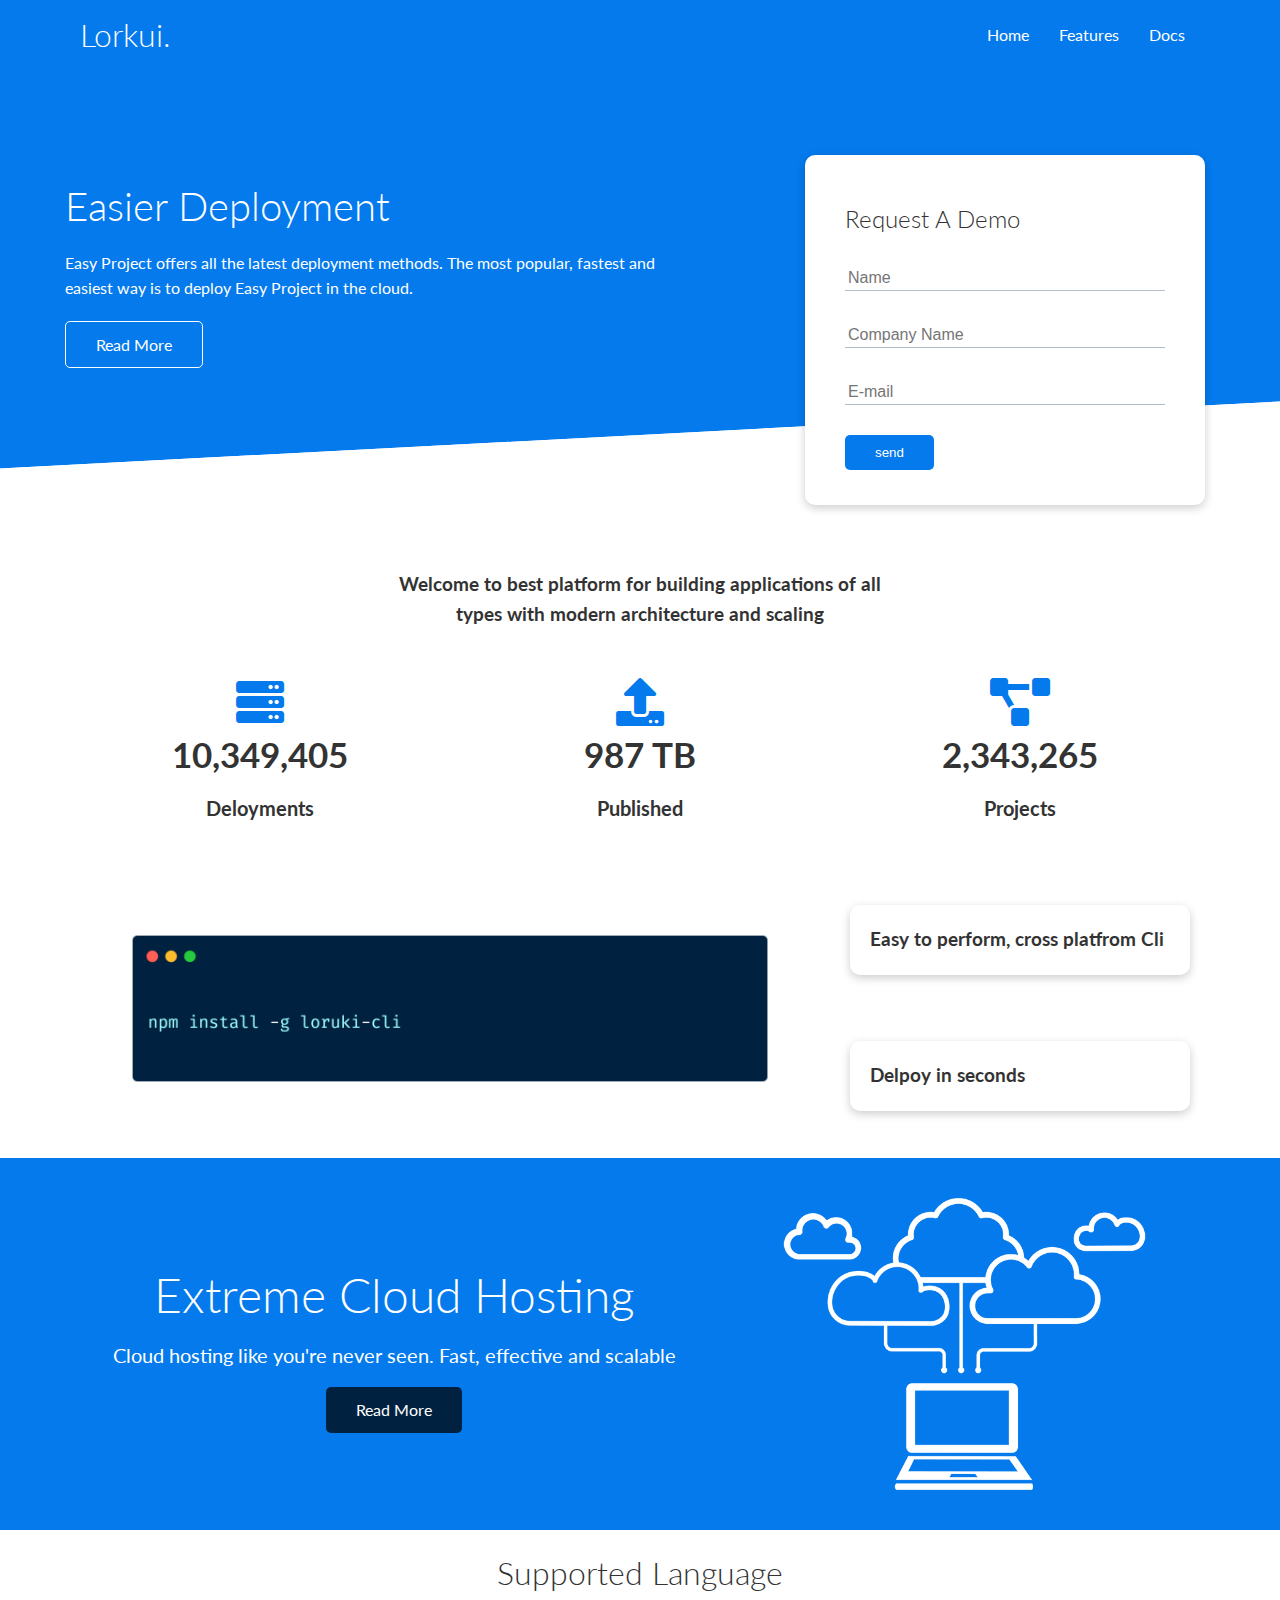
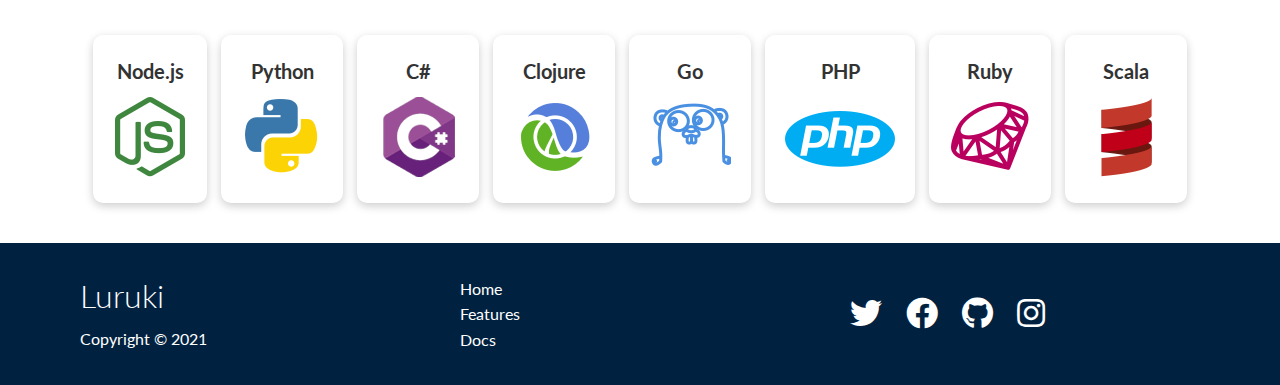
<file: index.html>
<!DOCTYPE html>
<html lang="en">

<head>
    <meta charset="UTF-8">
    <meta http-equiv="X-UA-Compatible" content="IE=edge">
    <meta name="viewport" content="width=device-width, initial-scale=1.0">
    <link rel="stylesheet" href="https://cdnjs.cloudflare.com/ajax/libs/font-awesome/5.15.4/css/all.min.css"
        integrity="sha512-1ycn6IcaQQ40/MKBW2W4Rhis/DbILU74C1vSrLJxCq57o941Ym01SwNsOMqvEBFlcgUa6xLiPY/NS5R+E6ztJQ=="
        crossorigin="anonymous" referrerpolicy="no-referrer" />
    <link rel="stylesheet" href="CSS/utilities.css">
    <link rel="stylesheet" href="CSS/style.css">
    <title>Lorkui | Cloud Hosting For Hosting</title>
</head>

<body>
    <!-- Navbar -->
    <div class="navbar">
        <div class="container flex">
            <h1 class="logo">Lorkui.</h1>
            <nav>
                <ul>
                    <li><a href="index.html">Home</a></li>
                    <li><a href="features.html">Features</a></li>
                    <li><a href="docs.html">Docs</a></li>
                </ul>
            </nav>
        </div>
    </div>

    <!-- Showcase -->

    <section class="showcase">
        <div class="container grid">
            <div class="showcase-text">
                <h1>Easier Deployment</h1>
                <p>Easy Project offers all the latest deployment methods. The most popular, fastest and easiest way is
                    to deploy Easy Project in the cloud.</p>
                <a href="features.html" class="btn btn-outline">Read More</a>
            </div>
            <div class="showcase-form card">
                <h2>Request A Demo</h2>
                <form>
                    <div class="form-control">
                        <input type="text" name="name" placeholder="Name" required>
                    </div>
                    <div class="form-control">
                        <input type="text" name="company" placeholder="Company Name" required>
                    </div>
                    <div class="form-control">
                        <input type="email" name="email" placeholder="E-mail" required>
                    </div>
                    <input type="submit" value="send" class="btn btn-primary">
                </form>
            </div>
        </div>
    </section>

    <!-- Stats -->

    <section class="stats">
        <div class="container">
            <h3 class="stat-heading text-center my-1">
                Welcome to best platform for building applications of all types with modern architecture and scaling
            </h3>
            <div class="grid grid-3 text-center my-4">
                <div>
                    <i class="fas fa-server fa-3x"></i>
                    <h3>10,349,405</h3>
                    <p class="text-secondary">Deloyments</p>
                </div>
                <div>
                    <i class="fas fa-upload fa-3x"></i>
                    <h3>987 TB</h3>
                    <p class="text-secondary">Published</p>
                </div>
                <div>
                    <i class="fas fa-project-diagram fa-3x"></i>
                    <h3>2,343,265</h3>
                    <p class="text-secondary">Projects</p>
                </div>
            </div>
        </div>
    </section>

    <!-- Cli -->

    <section class="cli">
        <div class="container grid">
            <img src="images/cli.png" alt="Cli">
            <div class="card">
                <h3>Easy to perform, cross platfrom Cli</h3>
            </div>
            <div class="card">
                <h3>Delpoy in seconds</h3>
            </div>
        </div>
    </section>

    <!-- Cloud -->

    <section class="cloud bg-primary my-2 py-2">
        <div class="container grid">
            <div class="text-center">
                <h2 class="lg">Extreme Cloud Hosting</h2>
                <p class="lead my-1">Cloud hosting like you're never seen. Fast, effective and scalable</p>
                <a href="feature.html" class="btn btn-dark">Read More</a>
            </div>
            <img src="images/cloud.png" alt="cloud">
        </div>
    </section>

    <!-- Languages -->

    <section class="lang">
        <h2 class="md text-center my-2">
            Supported Language
        </h2>
        <div class="container flex">
            <div class="card">
                <h4>Node.js</h4>
                <img src="images/Logos/node.png" alt="node">
            </div>
            <div class="card">
                <h4>Python</h4>
                <img src="images/Logos/python.png" alt="node">
            </div>
            <div class="card">
                <h4>C#</h4>
                <img src="images/Logos/csharp.png" alt="node">
            </div>
            <div class="card">
                <h4>Clojure</h4>
                <img src="images/Logos/clojure.png" alt="node">
            </div>
            <div class="card">
                <h4>Go</h4>
                <img src="images/Logos/go.png" alt="node">
            </div>
            <div class="card">
                <h4>PHP</h4>
                <img src="images/Logos/php.png" alt="node">
            </div>
            <div class="card">
                <h4>Ruby</h4>
                <img src="images/Logos/ruby.png" alt="node">
            </div>
            <div class="card">
                <h4>Scala</h4>
                <img src="images/Logos/scala.png" alt="node">
            </div>
        </div>
    </section>

    <!-- footer -->

    <footer class="footer bg-dark py-2">
        <div class="container grid grid-3">
            <div>
                <h1>Luruki</h1>
                <p>Copyright &copy; 2021</p>
            </div>
            <nav>
                <ul>
                    <li><a href="index.html">Home</a></li>
                    <li><a href="features.html">Features</a></li>
                    <li><a href="docs.html">Docs</a></li>
                </ul>
            </nav>
            <div class="scoial">
                <a href=""><i class="fab fa-twitter fa-2x"></i></a>
                <a href=""><i class="fab fa-facebook fa-2x"></i></a>
                <a href=""><i class="fab fa-github fa-2x"></i></a>
                <a href=""><i class="fab fa-instagram fa-2x"></i></a>
            </div>
        </div>
    </footer>

</body>

</html>
</file>
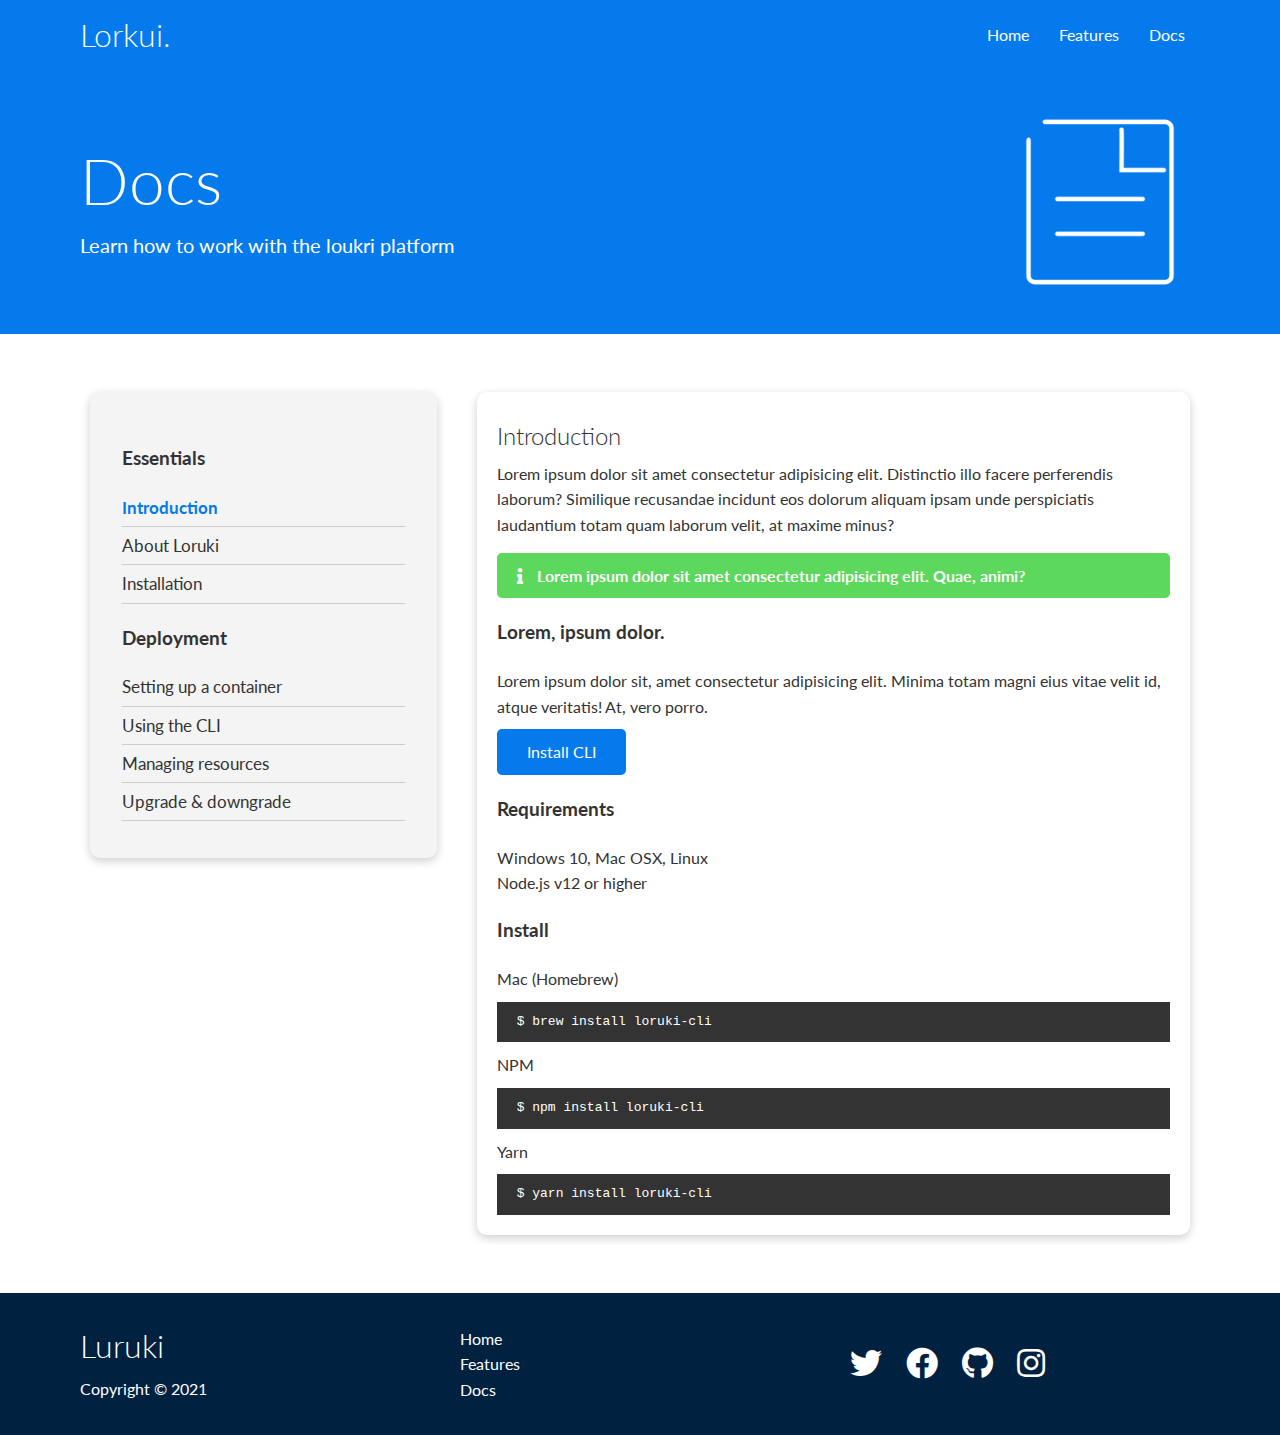
<file: docs.html>
<!DOCTYPE html>
<html lang="en">

<head>
    <meta charset="UTF-8">
    <meta http-equiv="X-UA-Compatible" content="IE=edge">
    <meta name="viewport" content="width=device-width, initial-scale=1.0">
    <link rel="stylesheet" href="https://cdnjs.cloudflare.com/ajax/libs/font-awesome/5.15.4/css/all.min.css"
        integrity="sha512-1ycn6IcaQQ40/MKBW2W4Rhis/DbILU74C1vSrLJxCq57o941Ym01SwNsOMqvEBFlcgUa6xLiPY/NS5R+E6ztJQ=="
        crossorigin="anonymous" referrerpolicy="no-referrer" />
    <link rel="stylesheet" href="CSS/utilities.css">
    <link rel="stylesheet" href="CSS/style.css">
    <title>Lorkui | Cloud Hosting For Hosting</title>
</head>

<body>
    <!-- Navbar -->
    <div class="navbar">
        <div class="container flex">
            <h1 class="logo">Lorkui.</h1>
            <nav>
                <ul>
                    <li><a href="index.html">Home</a></li>
                    <li><a href="features.html">Features</a></li>
                    <li><a href="docs.html">Docs</a></li>
                </ul>
            </nav>
        </div>
    </div>

    <!-- Head -->

    <section class="docs-head bg-primary py-3">
        <div class="container grid">
            <div>
                <h1 class="xl">Docs</h1>
                <p class="lead">Learn how to work with the loukri platform</p>
            </div>
            <img src="images/docs.png" alt="server">
        </div>
    </section>

    <!-- Docs-main -->

    <section class="docs-main my-4">
        <div class="container grid">
            <div class="card bg-light p-3">
                <h3 class="my-2">Essentials</h3>
                <nav>
                    <ul>
                        <li><a class="text-primary" href="#">Introduction</a></li>
                        <li><a href="#">About Loruki</a></li>
                        <li><a href="#">Installation</a></li>
                    </ul>
                </nav>

                <h3 class="my-2">Deployment</h3>
                <nav>
                    <ul>
                        <li><a href="#">Setting up a container</a></li>
                        <li><a href="#">Using the CLI</a></li>
                        <li><a href="#">Managing resources</a></li>
                        <li><a href="#">Upgrade & downgrade</a></li>
                    </ul>
                </nav>
            </div>
            <div class="card">
                <h2>Introduction</h2>
                <p>Lorem ipsum dolor sit amet consectetur adipisicing elit. Distinctio illo facere perferendis laborum?
                    Similique recusandae incidunt eos dolorum aliquam ipsam unde perspiciatis laudantium totam quam
                    laborum velit, at maxime minus?</p>

                <div class="alert alert-success">
                    <i class="fas fa-info"></i> Lorem ipsum dolor sit amet consectetur adipisicing elit. Quae, animi?
                </div>

                <h3>Lorem, ipsum dolor.</h3>
                <p>Lorem ipsum dolor sit, amet consectetur adipisicing elit. Minima totam magni eius vitae velit id,
                    atque veritatis! At, vero porro.</p>
                <a href="#" class="btn btn-primary">Install CLI</a>

                <h3>Requirements</h3>
                <ul>
                    <li>Windows 10, Mac OSX, Linux</li>
                    <li>Node.js v12 or higher</li>
                </ul>

                <h3>Install</h3>
                <p>Mac (Homebrew)</p>
                <pre><code>$ brew install loruki-cli</code></pre>
                <p>NPM</p>
                <pre><code>$ npm install loruki-cli</code></pre>
                <p>Yarn</p>
                <pre><code>$ yarn install loruki-cli</code></pre>
            </div>
    </section>

    <!-- footer -->

    <footer class="footer bg-dark py-2">
        <div class="container grid grid-3">
            <div>
                <h1>Luruki</h1>
                <p>Copyright &copy; 2021</p>
            </div>
            <nav>
                <ul>
                    <li><a href="index.html">Home</a></li>
                    <li><a href="features.html">Features</a></li>
                    <li><a href="docs.html">Docs</a></li>
                </ul>
            </nav>
            <div class="scoial">
                <a href=""><i class="fab fa-twitter fa-2x"></i></a>
                <a href=""><i class="fab fa-facebook fa-2x"></i></a>
                <a href=""><i class="fab fa-github fa-2x"></i></a>
                <a href=""><i class="fab fa-instagram fa-2x"></i></a>
            </div>
        </div>
    </footer>

</body>

</html>
</file>
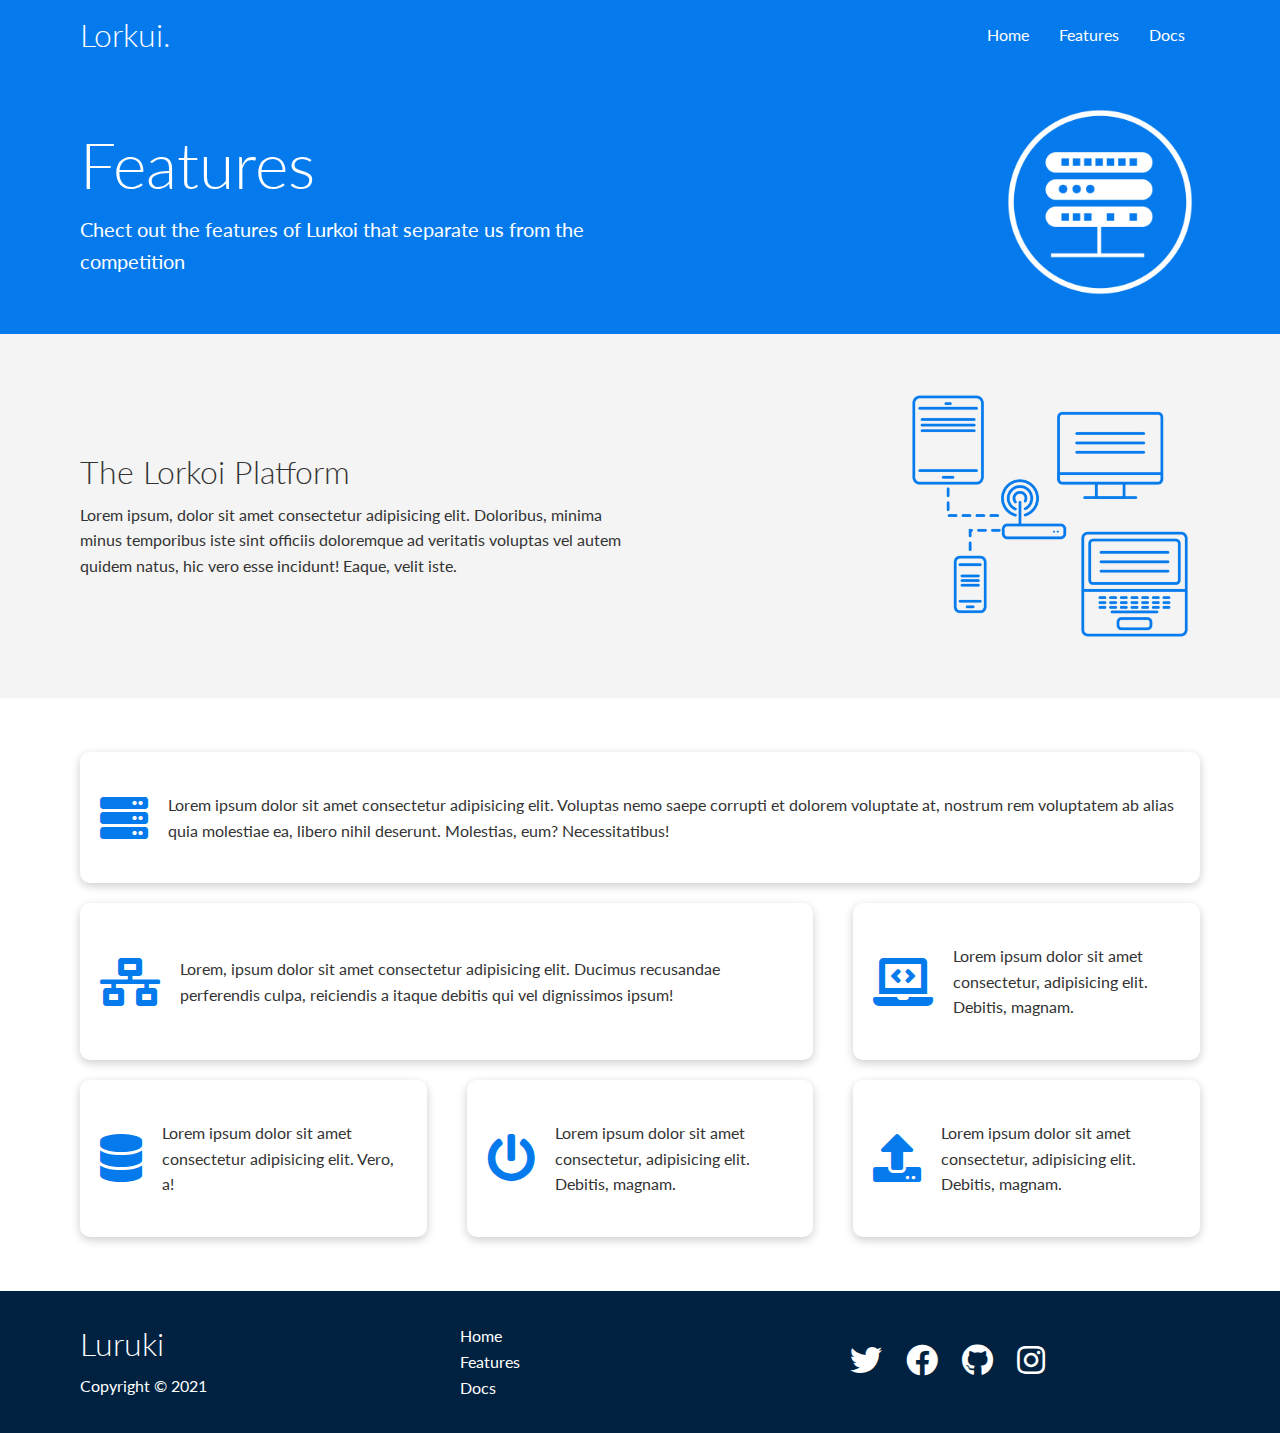
<file: features.html>
<!DOCTYPE html>
<html lang="en">

<head>
    <meta charset="UTF-8">
    <meta http-equiv="X-UA-Compatible" content="IE=edge">
    <meta name="viewport" content="width=device-width, initial-scale=1.0">
    <link rel="stylesheet" href="https://cdnjs.cloudflare.com/ajax/libs/font-awesome/5.15.4/css/all.min.css"
        integrity="sha512-1ycn6IcaQQ40/MKBW2W4Rhis/DbILU74C1vSrLJxCq57o941Ym01SwNsOMqvEBFlcgUa6xLiPY/NS5R+E6ztJQ=="
        crossorigin="anonymous" referrerpolicy="no-referrer" />
    <link rel="stylesheet" href="CSS/utilities.css">
    <link rel="stylesheet" href="CSS/style.css">
    <title>Lorkui | Cloud Hosting For Hosting</title>
</head>

<body>
    <!-- Navbar -->
    <div class="navbar">
        <div class="container flex">
            <h1 class="logo">Lorkui.</h1>
            <nav>
                <ul>
                    <li><a href="index.html">Home</a></li>
                    <li><a href="features.html">Features</a></li>
                    <li><a href="docs.html">Docs</a></li>
                </ul>
            </nav>
        </div>
    </div>

    <!-- Head -->

    <section class="features-head bg-primary py-3">
        <div class="container grid">
            <div>
                <h1 class="xl">Features</h1>
                <p class="lead">Chect out the features of Lurkoi that separate us from the competition</p>
            </div>
            <img src="images/server.png" alt="server">
        </div>
    </section>

    <!-- sub-head -->

    <div class="features-sub-head bg-light py-3">
        <div class="container grid">
            <div>
                <h1 class="md">The Lorkoi Platform</h1>
                <p>Lorem ipsum, dolor sit amet consectetur adipisicing elit. Doloribus, minima minus
                    temporibus iste sint officiis doloremque ad veritatis voluptas vel autem quidem natus, hic vero esse
                    incidunt! Eaque, velit iste.</p>
            </div>
            <img src="images/server2.png" alt="server">
        </div>
    </div>

    <!-- main -->

    <section class="features-main my-2">
        <div class="container grid grid-3">
            <div class="card flex">
                <i class="fas fa-server fa-3x"></i>
                <p>Lorem ipsum dolor sit amet consectetur adipisicing elit. Voluptas nemo saepe corrupti et dolorem
                    voluptate at, nostrum rem voluptatem ab alias quia molestiae ea, libero nihil deserunt. Molestias,
                    eum? Necessitatibus!</p>
            </div>
            <div class="card flex">
                <i class="fas fa-network-wired fa-3x"></i>
                <p>
                    Lorem, ipsum dolor sit amet consectetur adipisicing elit. Ducimus
                    recusandae perferendis culpa, reiciendis a itaque debitis qui vel
                    dignissimos ipsum!
                </p>
            </div>
            <div class="card flex">
                <i class="fas fa-laptop-code fa-3x"></i>
                <p>
                    Lorem ipsum dolor sit amet consectetur, adipisicing elit. Debitis,
                    magnam.
                </p>
            </div>
            <div class="card flex">
                <i class="fas fa-database fa-3x"></i>
                <p>
                    Lorem ipsum dolor sit amet consectetur adipisicing elit. Vero, a!
                </p>
            </div>
            <div class="card flex">
                <i class="fas fa-power-off fa-3x"></i>
                <p>
                    Lorem ipsum dolor sit amet consectetur, adipisicing elit. Debitis,
                    magnam.
                </p>
            </div>
            <div class="card flex">
                <i class="fas fa-upload fa-3x"></i>
                <p>
                    Lorem ipsum dolor sit amet consectetur, adipisicing elit. Debitis,
                    magnam.
                </p>
            </div>
        </div>
    </section>

    <!-- footer -->

    <footer class="footer bg-dark py-2">
        <div class="container grid grid-3">
            <div>
                <h1>Luruki</h1>
                <p>Copyright &copy; 2021</p>
            </div>
            <nav>
                <ul>
                    <li><a href="index.html">Home</a></li>
                    <li><a href="features.html">Features</a></li>
                    <li><a href="docs.html">Docs</a></li>
                </ul>
            </nav>
            <div class="scoial">
                <a href=""><i class="fab fa-twitter fa-2x"></i></a>
                <a href=""><i class="fab fa-facebook fa-2x"></i></a>
                <a href=""><i class="fab fa-github fa-2x"></i></a>
                <a href=""><i class="fab fa-instagram fa-2x"></i></a>
            </div>
        </div>
    </footer>

</body>

</html>
</file>
<file: CSS/utilities.css>
.container {
  max-width: 1200px;
  margin: 0 auto;
  overflow: auto;
  padding: 0 40px;
}

.card {
  background-color: #fff;
  color: #333;
  border-radius: 10px;
  -webkit-border-radius: 10px;
  -moz-border-radius: 10px;
  -ms-border-radius: 10px;
  -o-border-radius: 10px;
  box-shadow: 0 3px 10px rgba(0, 0, 0, 0.2);
  padding: 20px;
  margin: 10px;
}

.alert {
  background-color: var(--light-color);
  padding: 10px 20px;
  font-weight: bold;
  margin: 15px 0;
  border-radius: 5px;
  -webkit-border-radius: 5px;
  -moz-border-radius: 5px;
  -ms-border-radius: 5px;
  -o-border-radius: 5px;
}

.alert i {
  margin-right: 10px;
}

.alert-success {
  background-color: var(--success-color);
  color: #fff;
}

.flex {
  display: flex;
  justify-content: center;
  align-items: center;
  height: 100%;
  flex-direction: row;
}

.grid {
  display: grid;
  grid-template-columns: repeat(2, 1fr);
  gap: 20px;
  justify-content: center;
  align-items: center;
  height: 100%;
}

.grid-3 {
  grid-template-columns: repeat(3, 1fr);
}

.text-center {
  text-align: center;
}

.text-primary {
  color: var(--primary-color);
  font-weight: bold;
}

.btn {
  display: inline-block;
  padding: 10px 30px;
  cursor: pointer;
  background: var(--primary-color);
  color: white;
  border: none;
  border-radius: 5px;
  -webkit-border-radius: 5px;
  -moz-border-radius: 5px;
  -ms-border-radius: 5px;
  -o-border-radius: 5px;
}

.btn:hover {
  transform: scale(0.98);
  -webkit-transform: scale(0.98);
  -moz-transform: scale(0.98);
  -ms-transform: scale(0.98);
  -o-transform: scale(0.98);
}

.btn-outline {
  background-color: transparent;
  border: 1px #fff solid;
}

/* Margin */

.my-1 {
  margin: 1rem 0;
}
.my-2 {
  margin: 1.5rem 0;
}
.my-3 {
  margin: 2rem 0;
}
.my-4 {
  margin: 3rem 0;
}
.my-5 {
  margin: 4rem 0;
}

.m-1 {
  margin: 1rem;
}
.m-2 {
  margin: 1.5rem;
}
.m-3 {
  margin: 2rem;
}
.m-4 {
  margin: 3rem;
}
.m-5 {
  margin: 4rem;
}

/* padding */

.py-1 {
  padding: 1rem 0;
}
.py-2 {
  padding: 1.5rem 0;
}
.py-3 {
  padding: 2rem 0;
}
.py-4 {
  padding: 3rem 0;
}
.py-5 {
  padding: 4rem 0;
}

.p-1 {
  padding: 1rem;
}
.p-2 {
  padding: 1.5rem;
}
.p-3 {
  padding: 2rem;
}
.p-4 {
  padding: 3rem;
}
.p-5 {
  padding: 4rem;
}

/* Background & colored buttons */

.bg-primary,
.btn-primary {
  background-color: var(--primary-color);
  color: #fff;
}

.bg-secondary,
.btn-secondary {
  background-color: var(--secondary-color);
  color: #fff;
}

.bg-dark,
.btn-dark {
  background-color: var(--dark-color);
  color: #fff;
}

.bg-primary a,
.btn-primary a,
.bg-secondary a,
.btn-secondary a,
.bg-dark a,
.btn-dark a {
  color: #fff;
}

.bg-light,
.btn-light {
  background-color: var(--light-color);
  color: #333;
}

/* Text sizes */

.lead {
  font-size: 20px;
}

.sm {
  font-size: 1rem;
}

.md {
  font-size: 2rem;
}

.lg {
  font-size: 3rem;
}
.xl {
  font-size: 4rem;
}
</file>
<file: CSS/style.css>
@import url('https://fonts.googleapis.com/css2?family=Lato:wght@300&display=swap');

:root {
  --primary-color: #047aed;
  --secondary-color: #1c3fa8;
  --dark-color: #002240;
  --light-color: #f4f4f4;
  --success-color: #5cd85c;
}
* {
  box-sizing: border-box;
  margin: 0;
  padding: 0;
}

body {
  font-family: 'lato', 'sans serif';
  color: #333;
  line-height: 1.6;
}

ul {
  list-style-type: none;
}

a {
  text-decoration: none;
  color: #333;
}

h1,
h2 {
  font-weight: 300;
  line-height: 1.2;
  margin: 10px 0;
}

p {
  margin: 10px 0;
}

img {
  width: 100%;
}

code,
pre {
  background-color: #333;
  color: #fff;
  padding: 10px;
}

/* navbar */

.navbar {
  background-color: var(--primary-color);
  color: #fff;
  height: 70px;
}

.navbar .flex {
  justify-content: space-between;
}

.navbar ul {
  display: flex;
}

.navbar a {
  color: #fff;
  padding: 10px;
  margin: 0 5px;
}

.navbar a:hover {
  border-bottom: 2px #fff solid;
}

/* Showcase */

.showcase {
  height: 400px;
  background-color: var(--primary-color);
  color: #fff;
  position: relative;
}

.showcase h1 {
  font-size: 40px;
}

.showcase p {
  margin: 20px 0;
}

.showcase::before,
.showcase::after {
  content: '';
  position: absolute;
  height: 100px;
  bottom: -65px;
  right: 0;
  left: 0;
  background-color: #fff;
  transform: skewY(-3deg);
  -webkit-transform: skewY(-3deg);
  -moz-transform: skewY(-3deg);
  -ms-transform: skewY(-3deg);
  -o-transform: skewY(-3deg);
}

.showcase .grid {
  overflow: visible;
  grid-template-columns: 55% 45%;
  gap: 30px;
}

.showcase-text {
  animation: slideInfromLeft 1s ease-in;
  -webkit-animation: slideInfromLeft 1s ease-in;
}

.showcase-form {
  position: relative;
  top: 60px;
  height: 350px;
  width: 400px;
  padding: 40px;
  z-index: 100;
  justify-self: flex-end;
  animation: slideInfromRight 1s ease-in;
  -webkit-animation: slideInfromRight 1s ease-in;
}

.showcase-form .form-control {
  margin: 30px 0;
}

.showcase-form input[type='text'],
.showcase-form input[type='email'] {
  border: 0;
  border-bottom: 1px solid #b4becb;
  width: 100%;
  padding: 3px;
  font-size: 16px;
}

.showcase-form input:focus {
  outline: none;
}

/* Stats */

.stats {
  padding-top: 100px;
  animation: slideInfromBottom 1s ease-in;
  -webkit-animation: slideInfromBottom 1s ease-in;
}

.stat-heading {
  max-width: 500px;
  margin: auto;
}

.stats .grid h3 {
  font-size: 35px;
}

.stats .grid p {
  font-size: 20px;
  font-weight: bold;
}

.stats .grid .fas {
  color: var(--primary-color);
}

/* Cli */

.cli .grid {
  grid-template-columns: repeat(3, 1fr);
  grid-template-rows: repeat(2, 1fr);
}

.cli .grid > *:first-child {
  grid-column: 1 / span 2;
  grid-row: 1 / span 2;
}

/* Cloud */

.cloud .grid {
  grid-template-columns: 4fr 3fr;
}

/* languages */

.lang .flex {
  flex-wrap: wrap;
}

.lang .card {
  text-align: center;
  margin: 18px 7px 40px;
  transition: transfrom 0.2s ease-in;
  -webkit-transition: transfrom 0.2s ease-in;
  -moz-transition: transfrom 0.2s ease-in;
  -ms-transition: transfrom 0.2s ease-in;
  -o-transition: transfrom 0.2s ease-in;
}

.lang .card h4 {
  font-size: 20px;
  margin-bottom: 10px;
}

.lang .card:hover {
  transform: translateY(-15px);
  -webkit-transform: translateY(-15px);
  -moz-transform: translateY(-15px);
  -ms-transform: translateY(-15px);
  -o-transform: translateY(-15px);
}

/* Featurs */

.features-head img,
.docs-head img {
  width: 200px;
  justify-self: flex-end;
}

.features-sub-head img {
  width: 300px;
  justify-self: flex-end;
}

.features-main .card > i {
  margin-right: 20px;
}

.features-main .grid {
  padding: 30px;
}

.features-main .grid > *:first-child {
  grid-column: 1 / span 3;
}

.features-main .grid > *:nth-child(2) {
  grid-column: 1 / span 2;
}

.features-main .grid i {
  color: var(--primary-color);
}

/* Docs */

.docs-main h3 {
  margin: 20px 0;
}

.docs-main .grid {
  grid-template-columns: 1fr 2fr;
  align-items: flex-start;
}

.docs-main nav li {
  font-size: 17px;
  padding-bottom: 5px;
  margin-bottom: 5px;
  border-bottom: 1px #ccc solid;
}

.docs-main a:hover {
  font-weight: bold;
}

/* footer */

.footer .scoial a {
  margin: 0 10px;
}

/* Animation */

@keyframes slideInfromLeft {
  0% {
    transform: translateX(-100%);
    -webkit-transform: translateX(-100%);
    -moz-transform: translateX(-100%);
    -ms-transform: translateX(-100%);
    -o-transform: translateX(-100%);
  }
  100% {
    transform: translateX(0);
    -webkit-transform: translateX(0);
    -moz-transform: translateX(0);
    -ms-transform: translateX(0);
    -o-transform: translateX(0);
  }
}
@keyframes slideInfromRight {
  0% {
    transform: translateX(100%);
    -webkit-transform: translateX(100%);
    -moz-transform: translateX(100%);
    -ms-transform: translateX(100%);
    -o-transform: translateX(100%);
  }
  100% {
    transform: translateX(0);
    -webkit-transform: translateX(0);
    -moz-transform: translateX(0);
    -ms-transform: translateX(0);
    -o-transform: translateX(0);
  }
}
@keyframes slideInfromTop {
  0% {
    transform: translateY(-100%);
    -webkit-transform: translateY(-100%);
    -moz-transform: translateY(-100%);
    -ms-transform: translateY(-100%);
    -o-transform: translateY(-100%);
  }
  100% {
    transform: translateY(0);
    -webkit-transform: translateY(0);
    -moz-transform: translateY(0);
    -ms-transform: translateY(0);
    -o-transform: translateY(0);
  }
}
@keyframes slideInfromBottom {
  0% {
    transform: translateY(100%);
    -webkit-transform: translateY(100%);
    -moz-transform: translateY(100%);
    -ms-transform: translateY(100%);
    -o-transform: translateY(100%);
  }
  100% {
    transform: translateY(0);
    -webkit-transform: translateY(0);
    -moz-transform: translateY(0);
    -ms-transform: translateY(0);
    -o-transform: translateY(0);
  }
}

/* Tablets and under */

@media (max-width: 768px) {
  .grid,
  .showcase .grid,
  .stats .grid,
  .cli .grid,
  .cloud .grid,
  .docs-main .grid,
  .features-main .grid {
    grid-template-columns: 1fr;
    grid-template-rows: 1fr;
  }
  .showcase {
    height: auto;
  }

  .showcase-text {
    text-align: center;
    margin-top: 40px;
  }

  .showcase-form {
    justify-self: center;
    margin: 0;
  }

  .features-head,
  .features-sub-head,
  .docs-head {
    text-align: center;
  }

  .features-head img,
  .features-sub-head img,
  .docs-head img {
    justify-self: center;
  }
}

/* Mobiles */

@media (max-width: 500px) {
  .navbar {
    height: 110px;
  }
  .navbar .flex {
    flex-direction: column;
  }
  .navbar ul {
    padding: 10px;
    background-color: rgba(0, 0, 0, 0.1);
  }
  .showcase {
    height: auto;
  }
  .features-main .grid > *:first-child,
  .features-main .grid > *:nth-child(2) {
    grid-column: 1;
  }
}
</file>
